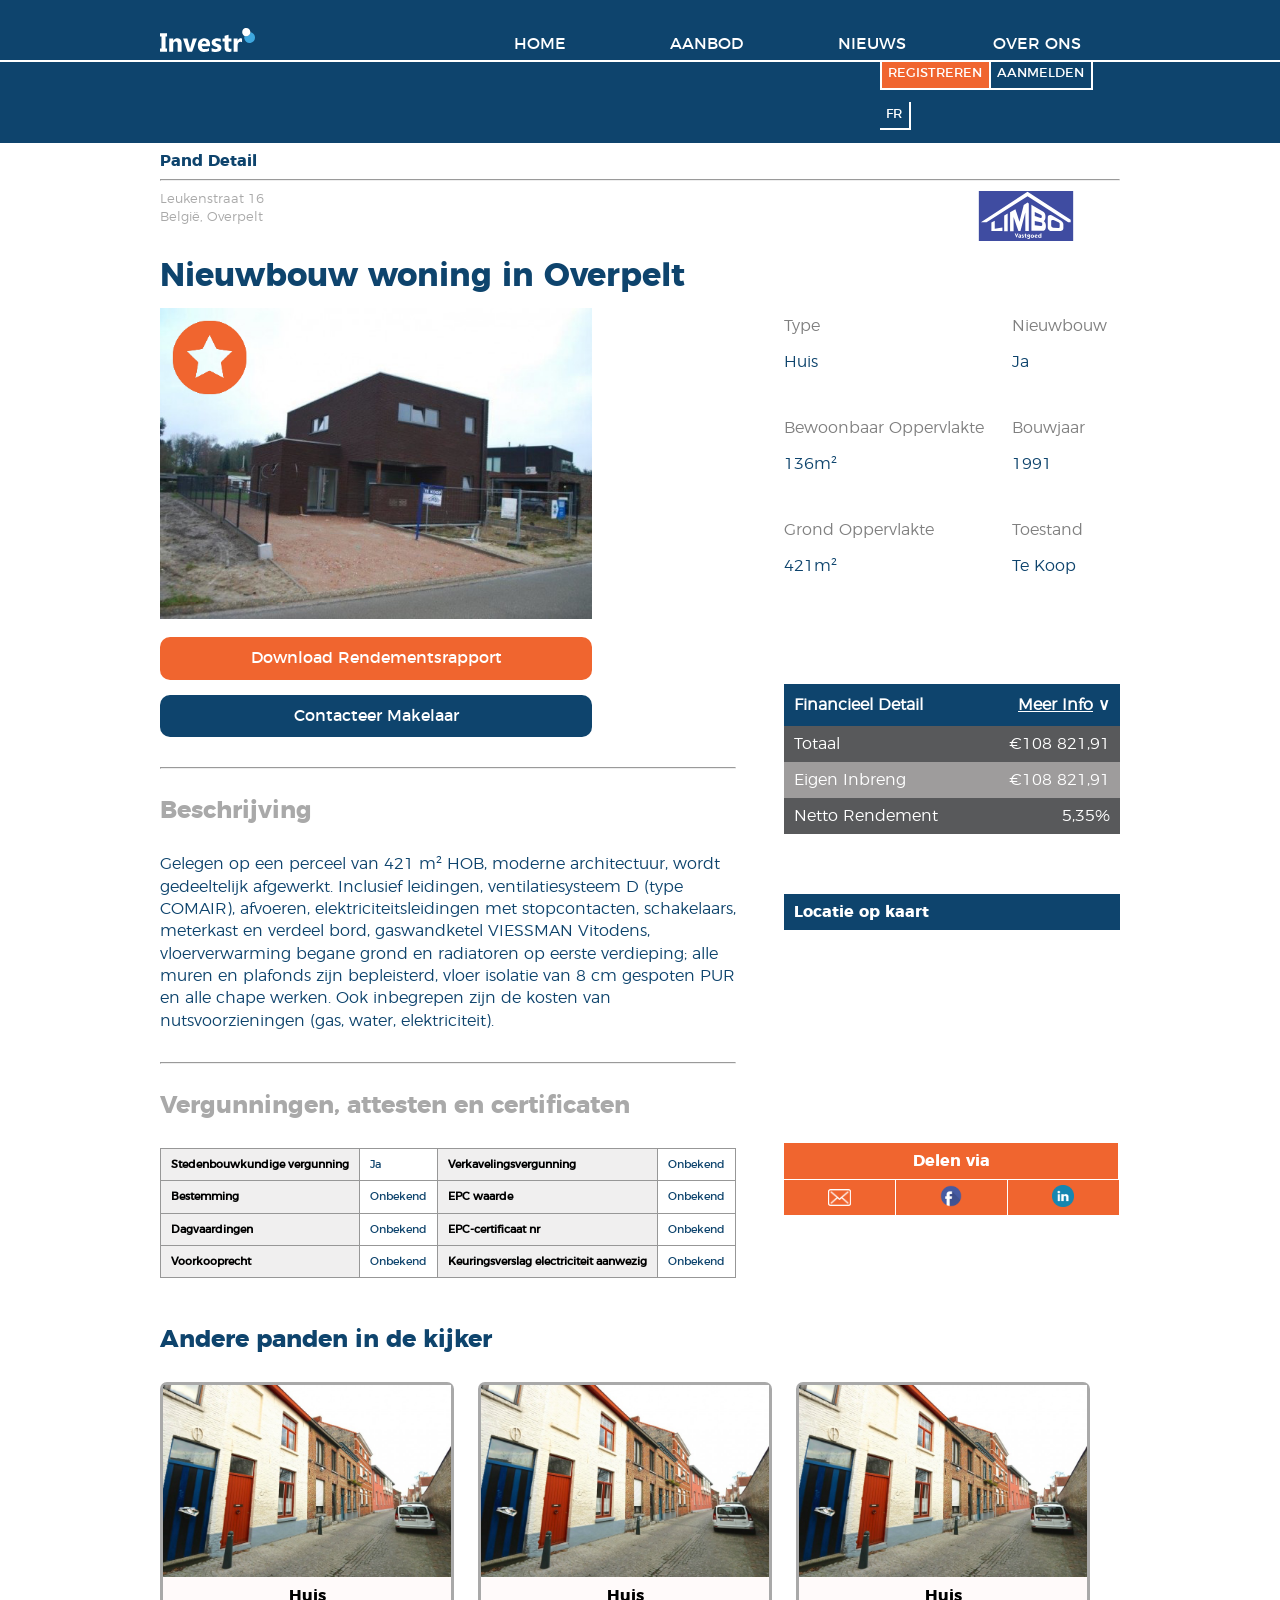
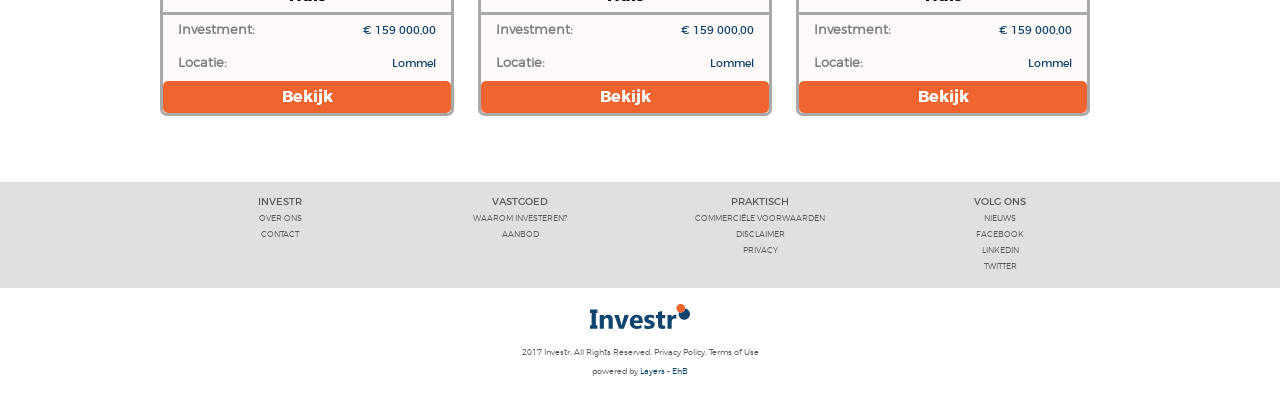
<file: pages/detailpand.html>
<!DOCTYPE html>
<html lang="nl">

<head>
  <meta charset="UTF-8">
  <title>Pand Detail - Investr</title>
  <link rel="stylesheet" type="text/css" href="../css/reset.css" />
  <link rel="stylesheet" type="text/css" href="../css/style.css">
  <link rel="stylesheet" type="text/css" href="../css/panddetail.css">
  <link rel="stylesheet" type="text/css" href="../css/mediaqueries.css">
  <meta name="viewport" content="width=device-width, initial-scale=1, minimum-scale=1">
  <script src="https://ajax.googleapis.com/ajax/libs/jquery/2.1.4/jquery.min.js"></script>
  <script src="../script/script.js"></script>
</head>

<body class="clearfixd">

  <header>
    <div class="container">
      <a class="logo" href="../index.html" title="Investr">investr</a>
      <a class="menu-knop" href="#"><span class="hamburger-lines">&#9776;</span> menu</a>
      <nav class="menu">
        <ul>
          <li><a href="../index.html">home</a></li>
          <li><a href="aanbod_2.html">aanbod</a></li>
          <li><a href="nieuws.html">nieuws</a></li>
          <li><a href="over_ons.html">over ons</a></li>
        </ul>
        <ul class="login_mobile">
          <li><a href="registreren.html">registreren</a></li>
          <li><a href=login.html>login</a></li>
        </ul>
      </nav>
      <br class="clearfix" />
      <ul id="register">
        <li><a href="registreren.html">registreren</a></li>
        <li><a href="login.html">aanmelden</a></li>
        <li><a href="#">Fr</a></li>
      </ul>
    </div>
    <div class="menu-line"></div>
    <br class="clearfix" />
  </header>
  <main class="detailpand">
    <h3>Pand Detail</h3>
    <hr>
    <p class="adres">Leukenstraat 16
      <br> België, Overpelt</p> <img class="limbo" src="../images/panddetail/limbo.svg" alt="Limbo Vastgoed logo">
    <h1>Nieuwbouw woning in Overpelt</h1>

    <div class="panduitleg">
      <img src="../images/panddetail/fotopand.png">
      <a href="#">
        <p class="dbutton">Download Rendementsrapport</p>
      </a>
      <a href="#">
        <p class="cbutton">Contacteer Makelaar</p>
      </a>
      <hr>
      <article>
        <h2>Beschrijving</h2>
        <p>Gelegen op een perceel van 421 m² HOB, moderne architectuur, wordt gedeeltelijk afgewerkt. Inclusief leidingen, ventilatiesysteem D (type COMAIR), afvoeren, elektriciteitsleidingen met stopcontacten, schakelaars, meterkast en verdeel bord, gaswandketel VIESSMAN Vitodens, vloerverwarming begane grond en radiatoren op eerste verdieping; alle muren en plafonds zijn bepleisterd, vloer isolatie van 8 cm gespoten PUR en alle chape werken. Ook inbegrepen zijn de kosten van nutsvoorzieningen (gas, water, elektriciteit).</p>
      </article>
      <hr>
      <h2>Vergunningen, attesten en certificaten</h2>
      <table class="vergunningen">
        <tr>
          <th>Stedenbouwkundige vergunning</th>
          <td>Ja</td>
          <th>Verkavelingsvergunning</th>
          <td>Onbekend</td>
        </tr>
        <tr>
          <th>Bestemming</th>
          <td>Onbekend</td>
          <th>EPC waarde</th>
          <td>Onbekend</td>
        </tr>
        <tr>
          <th>Dagvaardingen</th>
          <td>Onbekend</td>
          <th>EPC-certificaat nr</th>
          <td>Onbekend</td>
        </tr>
        <tr>
          <th>Voorkooprecht</th>
          <td>Onbekend</td>
          <th>Keuringsverslag electriciteit aanwezig</th>
          <td>Onbekend</td>
        </tr>
      </table>
    </div>

    <div class="pandtables">
      <table>
        <tr>
          <th>Type</th>
          <th>Nieuwbouw</th>
        </tr>
        <tr>
          <td>Huis</td>
          <td>Ja</td>
        </tr>
        <tr>
          <th>Bewoonbaar Oppervlakte</th>
          <th>Bouwjaar</th>
        </tr>
        <tr>
          <td>136m²</td>
          <td>1991</td>
        </tr>
        <tr>
          <th>Grond Oppervlakte</th>
          <th>Toestand</th>
        </tr>
        <tr>
          <td>421m²</td>
          <td>Te Koop</td>
        </tr>
      </table>

      <table class="financieeldetail">
        <tr class="financieeldetail1">
          <th>Financieel Detail</th>
          <td class="financieeldetailinfo">
            <p>Meer Info</p> <span>&or;</span></td>
        </tr>
        <tr class="financieeldetail2">
          <th>Totaal</th>
          <td>€108 821,91</td>
        </tr>
        <tr class="financieeldetail3">
          <th>Eigen Inbreng</th>
          <td>€108 821,91</td>
        </tr>
        <tr class="financieeldetail4">
          <th>Netto Rendement</th>
          <td>5,35%</td>
        </tr>
      </table>

      <h3>Locatie op kaart</h3>
      <iframe src="https://www.google.com/maps/embed?pb=!1m18!1m12!1m3!1d2498.3953354816267!2d5.401069815687415!3d51.23021367959056!2m3!1f0!2f0!3f0!3m2!1i1024!2i768!4f13.1!3m3!1m2!1s0x47c6d4ae2ab5c825%3A0x7e035f0d4418002b!2sLeukenstraat+16%2C+3900+Overpelt!5e0!3m2!1snl!2sbe!4v1484132790966" frameborder="0" style="border:0"></iframe>

      <h3 class="delenvia">Delen via</h3>

      <ul>
        <a href='mailto:#'>
          <li><img class="email" src="../images/panddetail/envelopewit.png" alt="Mail"></li>
        </a>
        <a href='https://www.facebook.com/investr.be/?fref=ts'>
          <li class="fb"><img src="../images/panddetail/facebook_47004.png" alt="Facebook Social Media"></li>
        </a>
        <a href='https://www.linkedin.com/uas/login'>
          <li><img src="../images/panddetail/Linkedin_circle.svg_.png" alt="LinkedIn Social Media"></li>
        </a>
      </ul>
    </div>

    <div class="clearfix">
      <h2><font color="#0E446D">Andere panden in de kijker</font></h2>
      <div class="brugshuizen">
        <a href="detailpand.html">
          <div class="brugshuisje">
            <img src="../images/Aanbod/typisch_brugs_huisje.jpeg" alt="Typisch Brugs Huisje">
            <p>Huis</p>
            <table>
              <tr>
                <th>Investment:</th>
                <td>€ 159 000,00</td>
              </tr>
              <tr>
                <th>Locatie:</th>
                <td>Lommel</td>
              </tr>
            </table>
            <p class="bekijkd">Bekijk</p>
          </div>
        </a>
        <a href="detailpand.html">
          <div class="brugshuisje">
            <img src="../images/Aanbod/typisch_brugs_huisje.jpeg" alt="Typisch Brugs Huisje">
            <p>Huis</p>
            <table>
              <tr>
                <th>Investment:</th>
                <td>€ 159 000,00</td>
              </tr>
              <tr>
                <th>Locatie:</th>
                <td>Lommel</td>
              </tr>
            </table>
            <p class="bekijkd">Bekijk</p>
          </div>
        </a>

        <a href="detailpand.html">
          <div class="brugshuisje">
            <img src="../images/Aanbod/typisch_brugs_huisje.jpeg" alt="Typisch Brugs Huisje">
            <p>Huis</p>
            <table>
              <tr>
                <th>Investment:</th>
                <td>€ 159 000,00</td>
              </tr>
              <tr>
                <th>Locatie:</th>
                <td>Lommel</td>
              </tr>
            </table>
            <p class="bekijkd">Bekijk</p>
          </div>
        </a>
      </div>
    </div>

    <br class="clearfix" />
  </main>
  <footer>
    <div class="container">
      <div class="fMenu">
        <h4>investr</h4>
        <ul>
          <li><a href="over_ons.html">over ons</a></li>
          <li><a href="#">contact</a></li>
        </ul>
      </div>
      <div class="fMenu">
        <h4>vastgoed</h4>
        <ul>
          <li><a href="#">waarom investeren?</a></li>
          <li><a href="aanbod_2.html">aanbod</a></li>
        </ul>
      </div>
      <div class="fMenu">
        <h4>praktisch</h4>
        <ul>
          <li><a href="#">commerciële voorwaarden</a></li>
          <li><a href="#">disclaimer</a></li>
          <li><a href="#">privacy</a></li>
        </ul>
      </div>
      <div class="fMenu">
        <h4>volg ons</h4>
        <ul>
          <li><a href="nieuws.html" target="_blank">nieuws</a></li>
          <li><a href="https://www.facebook.com/investr.be/" target="_blank">facebook</a></li>
          <li><a href="https://www.linkedin.com/company/investr" target="_blank">linkedin</a></li>
          <li><a href="https://twitter.com/Investr_be" target="_blank">twitter</a></li>
        </ul>
      </div>
      <br class="clearfix" />

    </div>
    <div class="powered">
      <img src="../images/Investr_logo_footer.svg" alt="logo Investr" />
      <p>2017 Investr. All Rights Reserved. Privacy Policy. Terms of Use</p>
      <p>powered by <a href="http://www.erasmushogeschool.be/opleidingen/bachelors/multimedia-communicatietechnologie-multec" target="_blank">Layers - EhB</a></p>
    </div>
  </footer>
</body>
</file>
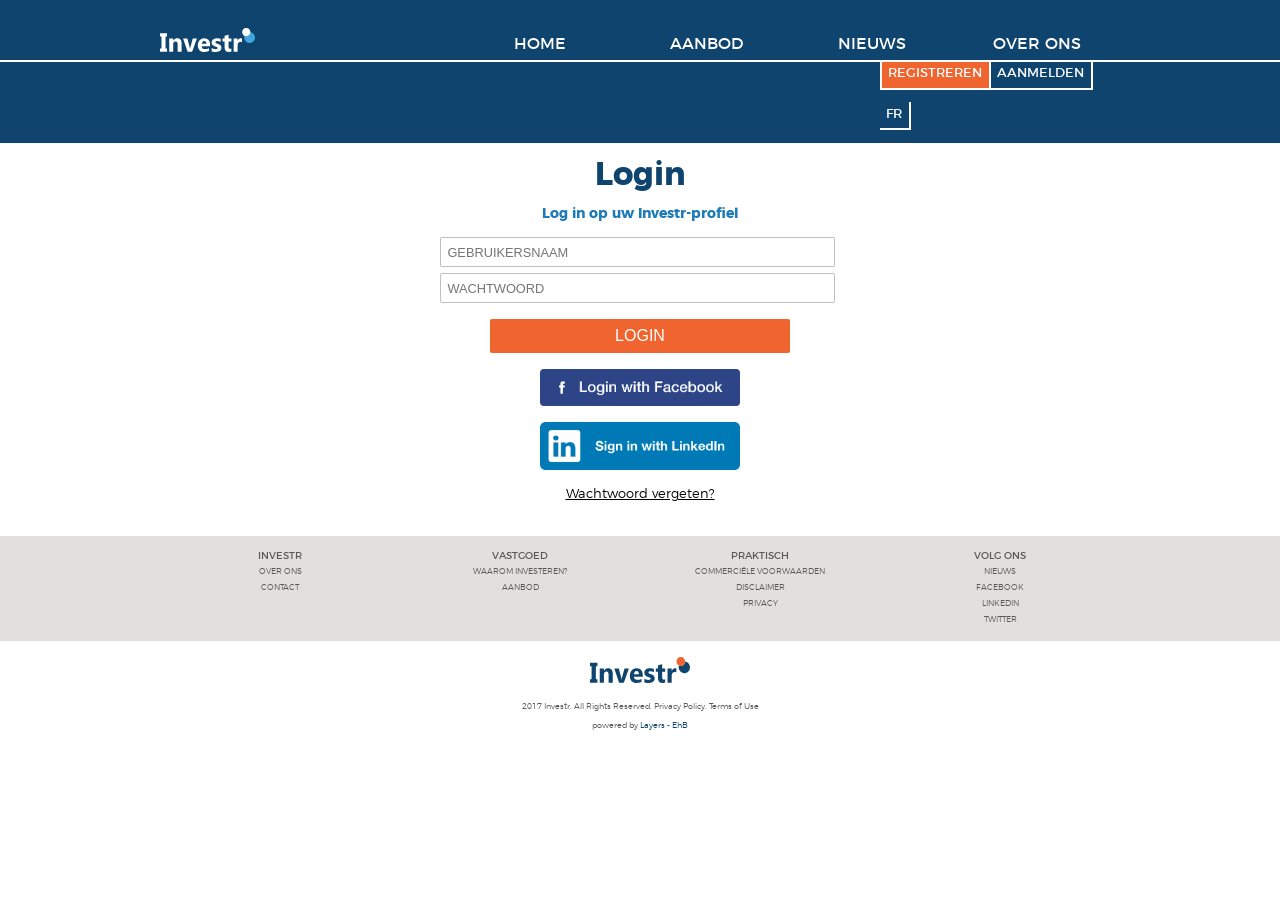
<file: pages/login.html>
<!DOCTYPE html>
<html lang="nl">

<head>
  <meta charset="UTF-8">
  <title>Login - Investr</title>
  <link rel="icon" type="image/png" href="../images/Investr_logo_header.png">
  <link rel="stylesheet" type="text/css" href="../css/reset.css" />
  <link rel="stylesheet" type="text/css" href="../css/style.css" />
  <link rel="stylesheet" type="text/css" href="../css/mediaqueries.css" />
  <meta name="viewport" content="width=device-width, initial-scale=1,  minimum-scale=1">
  <script src="https://ajax.googleapis.com/ajax/libs/jquery/2.1.4/jquery.min.js"></script>
  <script src="../script/script.js"></script>
</head>

<body>
  <header>
    <div class="container"> <a class="logo" href="../index.html" title="Investr">investr</a> <a class="menu-knop" href="#"><span class="hamburger-lines">&#9776;</span> menu</a>
      <nav class="menu">
        <ul>
          <li><a href="../index.html">home</a></li>
          <li><a href="aanbod_2.html">aanbod</a></li>
          <li><a href="nieuws.html">nieuws</a></li>
          <li><a href="over_ons.html">over ons</a></li>
        </ul>
        <ul class="login_mobile">
          <li><a href="registreren.html">registreren</a></li>
          <li><a href=login.html>login</a></li>
        </ul>
      </nav>
      <br class="clearfix" />
      <ul id="register">
        <li><a href="registreren.html">registreren</a></li>
        <li><a href="login.html">aanmelden</a></li>
        <li><a href="#">fr</a></li>
      </ul>
    </div>
    <div class="menu-line"></div>
    <br class="clearfix" /> </header>
  <main id="login" class="container">
    <h1>Login</h1>
    <h2>Log in op uw Investr-profiel</h2>
    <form id="login2" action="#">
      <input type="text" name="userName" placeholder="GEBRUIKERSNAAM">
      <input type="text" name="firstName" placeholder="WACHTWOORD">
      <input type="submit" value="LOGIN">
      <a href="#"><img src="../images/Registreer/loginfacebook.png" alt="registreer met facebook"></a>
      <a href="#"><img src="../images/Registreer/linkedinButton.png" alt="registreer met linkedin"></a>
      <p><a href="#">Wachtwoord vergeten?</a></p>
    </form>
    <br class="clearfix" /> </main>
  <footer>
    <div class="container">
      <div class="fMenu">
        <h4>investr</h4>
        <ul>
          <li><a href="over_ons.html">over ons</a></li>
          <li><a href="#">contact</a></li>
        </ul>
      </div>
      <div class="fMenu">
        <h4>vastgoed</h4>
        <ul>
          <li><a href="#">waarom investeren?</a></li>
          <li><a href="aanbod_2.html">aanbod</a></li>
        </ul>
      </div>
      <div class="fMenu">
        <h4>praktisch</h4>
        <ul>
          <li><a href="#">commerciële voorwaarden</a></li>
          <li><a href="#">disclaimer</a></li>
          <li><a href="#">privacy</a></li>
        </ul>
      </div>
      <div class="fMenu">
        <h4>volg ons</h4>
        <ul>
          <li><a href="nieuws.html" target="_blank">nieuws</a></li>
          <li><a href="https://www.facebook.com/investr.be/" target="_blank">facebook</a></li>
          <li><a href="https://www.linkedin.com/company/investr" target="_blank">linkedin</a></li>
          <li><a href="https://twitter.com/Investr_be" target="_blank">twitter</a></li>
        </ul>
      </div>
      <br class="clearfix" />

    </div>
    <div class="powered">
      <img src="../images/Investr_logo_footer.svg" alt="logo Investr" />
      <p>2017 Investr. All Rights Reserved. Privacy Policy. Terms of Use</p>
      <p>powered by <a href="http://www.erasmushogeschool.be/opleidingen/bachelors/multimedia-communicatietechnologie-multec" target="_blank">Layers - EhB</a></p>
    </div>
  </footer>
</body>

</html>
</file>
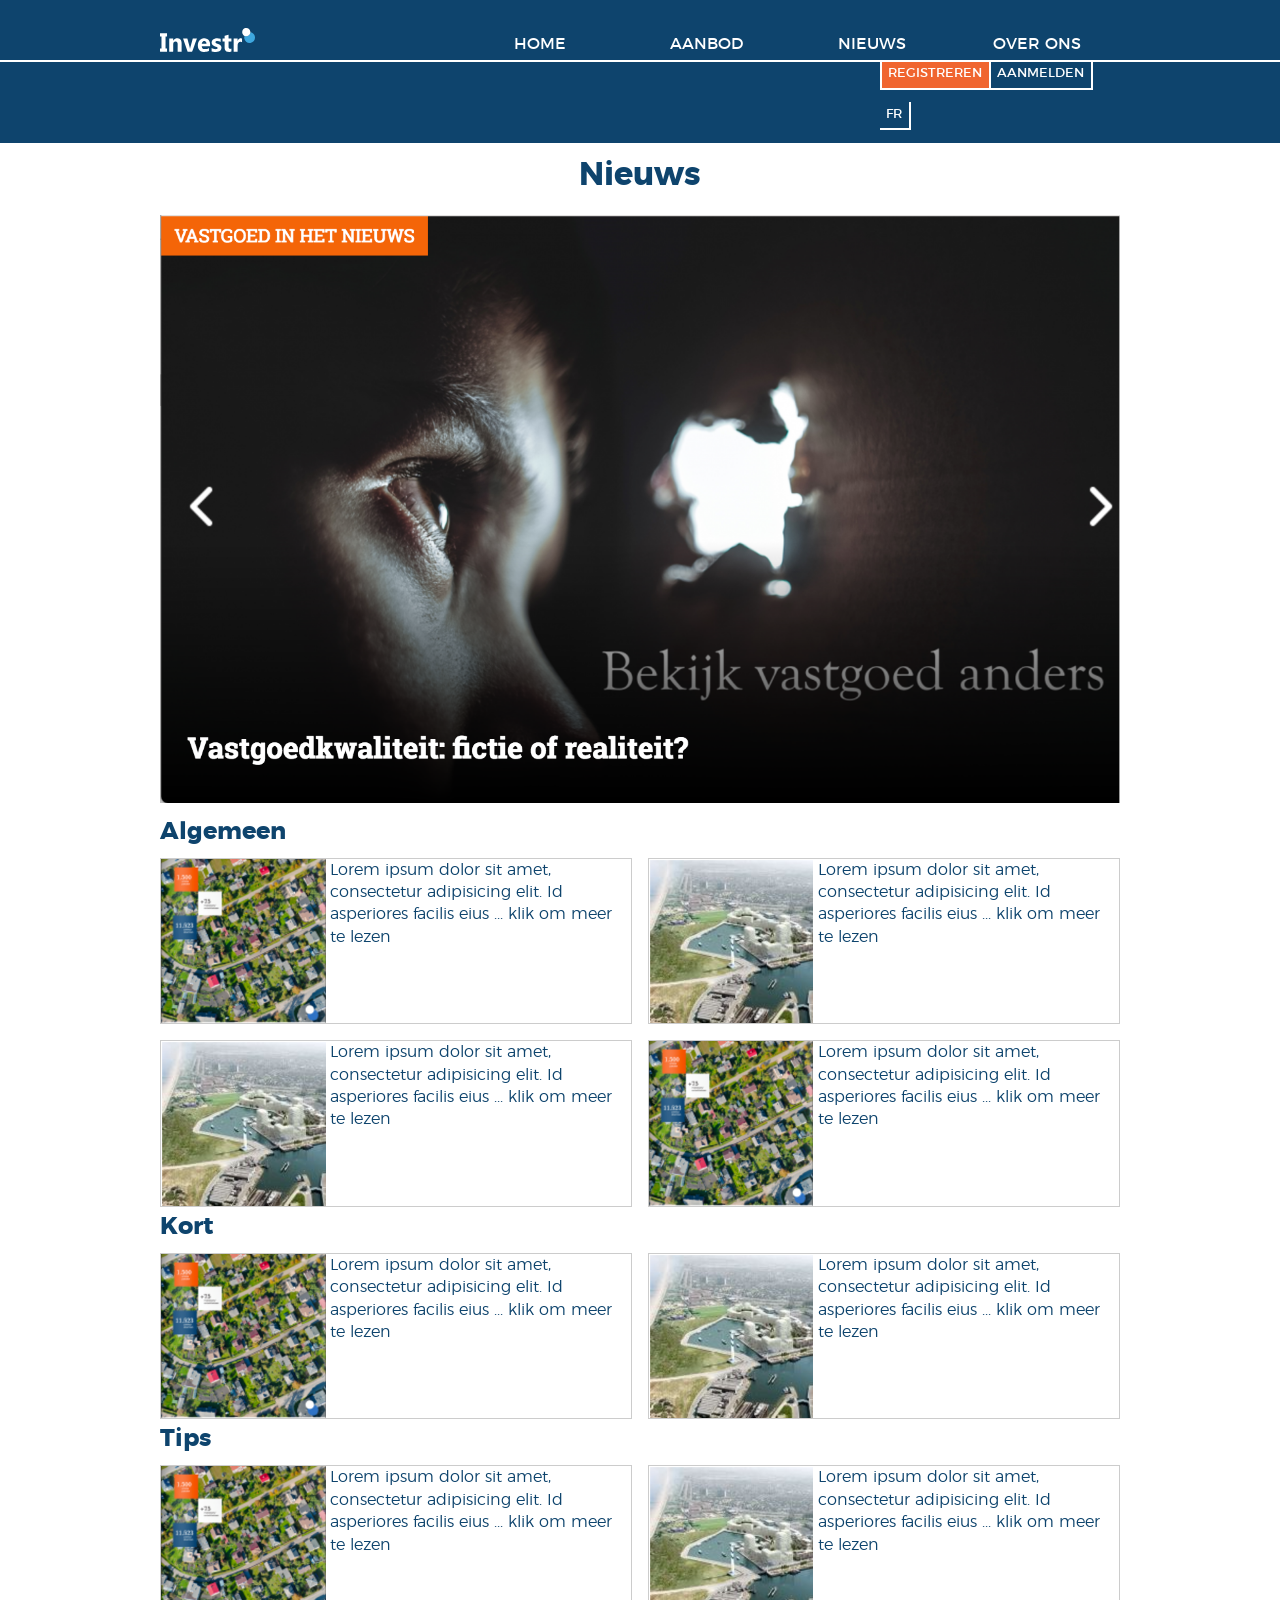
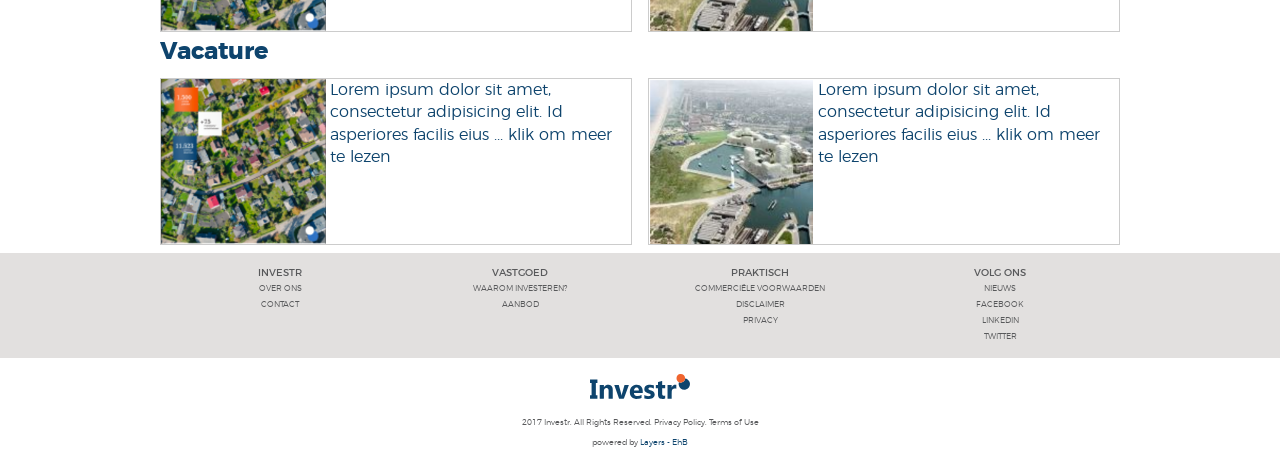
<file: pages/nieuws.html>
<!DOCTYPE html>
<html lang="nl">

<head>
  <meta charset="UTF-8">
  <title>Nieuws - Investr</title>
  <link rel="icon" type="image/png" href="../images/Investr_logo_header.png">
  <link rel="stylesheet" type="text/css" href="../css/reset.css" />
  <link rel="stylesheet" type="text/css" href="../css/style.css" />
  <link rel="stylesheet" type="text/css" href="../css/mediaqueries.css" />
  <meta name="viewport" content="width=device-width, initial-scale=1,  minimum-scale=1">
  <script src="https://ajax.googleapis.com/ajax/libs/jquery/2.1.4/jquery.min.js"></script>
  <script src="../script/script.js"></script>
</head>

<body>
  <header>
    <div class="container"> <a class="logo" href="../index.html" title="Investr">investr</a> <a class="menu-knop" href="#"><span class="hamburger-lines">&#9776;</span> menu</a>
      <nav class="menu">
        <ul>
          <li><a href="../index.html">home</a></li>
          <li><a href="aanbod_2.html">aanbod</a></li>
          <li><a href="nieuws.html">nieuws</a></li>
          <li><a href="over_ons.html">over ons</a></li>
        </ul>
        <ul class="login_mobile">
          <li><a href="registreren.html">registreren</a></li>
          <li><a href=login.html>login</a></li>
        </ul>
      </nav>
      <br class="clearfix" />
      <ul id="register">
        <li><a href="registreren.html">registreren</a></li>
        <li><a href="login.html">aanmelden</a></li>
        <li><a href="#">FR</a></li>
      </ul>
    </div>
    <div class="menu-line"></div>
    <br class="clearfix" /> </header>
  <main id="nieuws" class="container">
    <h1>Nieuws</h1>
    <a href="#"><img src="../images/nieuws/nieuws_fotoviewer.png" alt="foto_slide"></a>
    <h2>Algemeen</h2>
    <ul>
      <li class="nieuwsartikel">
        <a href="#"><img src="../images/nieuws/nieuws1.png" alt="nieuwsartikel1">
          <p>Lorem ipsum dolor sit amet, consectetur adipisicing elit. Id asperiores facilis eius ... klik om meer te lezen</p>
        </a>
        <br class="clearfix">
      </li>
      <li class="nieuwsartikel">
        <a href="#"><img src="../images/nieuws/nieuws2.png" alt="nieuwsartikel1">
          <p>Lorem ipsum dolor sit amet, consectetur adipisicing elit. Id asperiores facilis eius ... klik om meer te lezen</p>
        </a>
        <br class="clearfix">
      </li>
      <li class="nieuwsartikel">
        <a href="#"><img src="../images/nieuws/nieuws2.png" alt="nieuwsartikel1">
          <p>Lorem ipsum dolor sit amet, consectetur adipisicing elit. Id asperiores facilis eius ... klik om meer te lezen</p>
        </a>
        <br class="clearfix">
      </li>
      <li class="nieuwsartikel">
        <a href="#"><img src="../images/nieuws/nieuws1.png" alt="nieuwsartikel1">
          <p>Lorem ipsum dolor sit amet, consectetur adipisicing elit. Id asperiores facilis eius ... klik om meer te lezen</p>
        </a>
        <br class="clearfix">
      </li>
    </ul>

    <h2>kort</h2>
    <ul>
      <li class="nieuwsartikel">
        <a href="#"><img src="../images/nieuws/nieuws1.png" alt="nieuwsartikel1">
          <p>Lorem ipsum dolor sit amet, consectetur adipisicing elit. Id asperiores facilis eius ... klik om meer te lezen</p>
        </a>
        <br class="clearfix">
      </li>
      <li class="nieuwsartikel">
        <a href="#"><img src="../images/nieuws/nieuws2.png" alt="nieuwsartikel1">
          <p>Lorem ipsum dolor sit amet, consectetur adipisicing elit. Id asperiores facilis eius ... klik om meer te lezen</p>
        </a>
        <br class="clearfix">
      </li>
    </ul>
    <h2>Tips</h2>
    <ul>
      <li class="nieuwsartikel">
        <a href="#"><img src="../images/nieuws/nieuws1.png" alt="nieuwsartikel1">
          <p>Lorem ipsum dolor sit amet, consectetur adipisicing elit. Id asperiores facilis eius ... klik om meer te lezen</p>
        </a>
        <br class="clearfix">
      </li>
      <li class="nieuwsartikel">
        <a href="#"><img src="../images/nieuws/nieuws2.png" alt="nieuwsartikel1">
          <p>Lorem ipsum dolor sit amet, consectetur adipisicing elit. Id asperiores facilis eius ... klik om meer te lezen</p>
        </a>
        <br class="clearfix">
      </li>
    </ul>
    <h2>vacature</h2>
    <ul>
      <li class="nieuwsartikel">
        <a href="#"><img src="../images/nieuws/nieuws1.png" alt="nieuwsartikel1">
          <p>Lorem ipsum dolor sit amet, consectetur adipisicing elit. Id asperiores facilis eius ... klik om meer te lezen</p>
        </a>
        <br class="clearfix">
      </li>
      <li class="nieuwsartikel">
        <a href="#"><img src="../images/nieuws/nieuws2.png" alt="nieuwsartikel1">
          <p>Lorem ipsum dolor sit amet, consectetur adipisicing elit. Id asperiores facilis eius ... klik om meer te lezen</p>
        </a>
        <br class="clearfix">
      </li>
    </ul>
    <br class="clearfix">
  </main>
  <footer>
    <div class="container">
      <div class="fMenu">
        <h4>investr</h4>
        <ul>
          <li><a href="over_ons.html">over ons</a></li>
          <li><a href="#">contact</a></li>
        </ul>
      </div>
      <div class="fMenu">
        <h4>vastgoed</h4>
        <ul>
          <li><a href="#">waarom investeren?</a></li>
          <li><a href="aanbod_2.html">aanbod</a></li>
        </ul>
      </div>
      <div class="fMenu">
        <h4>praktisch</h4>
        <ul>
          <li><a href="#">commerciële voorwaarden</a></li>
          <li><a href="#">disclaimer</a></li>
          <li><a href="#">privacy</a></li>
        </ul>
      </div>
      <div class="fMenu">
        <h4>volg ons</h4>
        <ul>
          <li><a href="nieuws.html" target="_blank">nieuws</a></li>
          <li><a href="https://www.facebook.com/investr.be/" target="_blank">facebook</a></li>
          <li><a href="https://www.linkedin.com/company/investr" target="_blank">linkedin</a></li>
          <li><a href="https://twitter.com/Investr_be" target="_blank">twitter</a></li>
        </ul>
      </div>
      <br class="clearfix" />
    </div>
    <div class="powered">
      <img src="../images/Investr_logo_footer.svg" alt="logo Investr" />
      <p>2017 Investr. All Rights Reserved. Privacy Policy. Terms of Use</p>
      <p>powered by <a href="http://www.erasmushogeschool.be/opleidingen/bachelors/multimedia-communicatietechnologie-multec" target="_blank">Layers - EhB</a></p>
    </div>
  </footer>
</body>

</html>
</file>
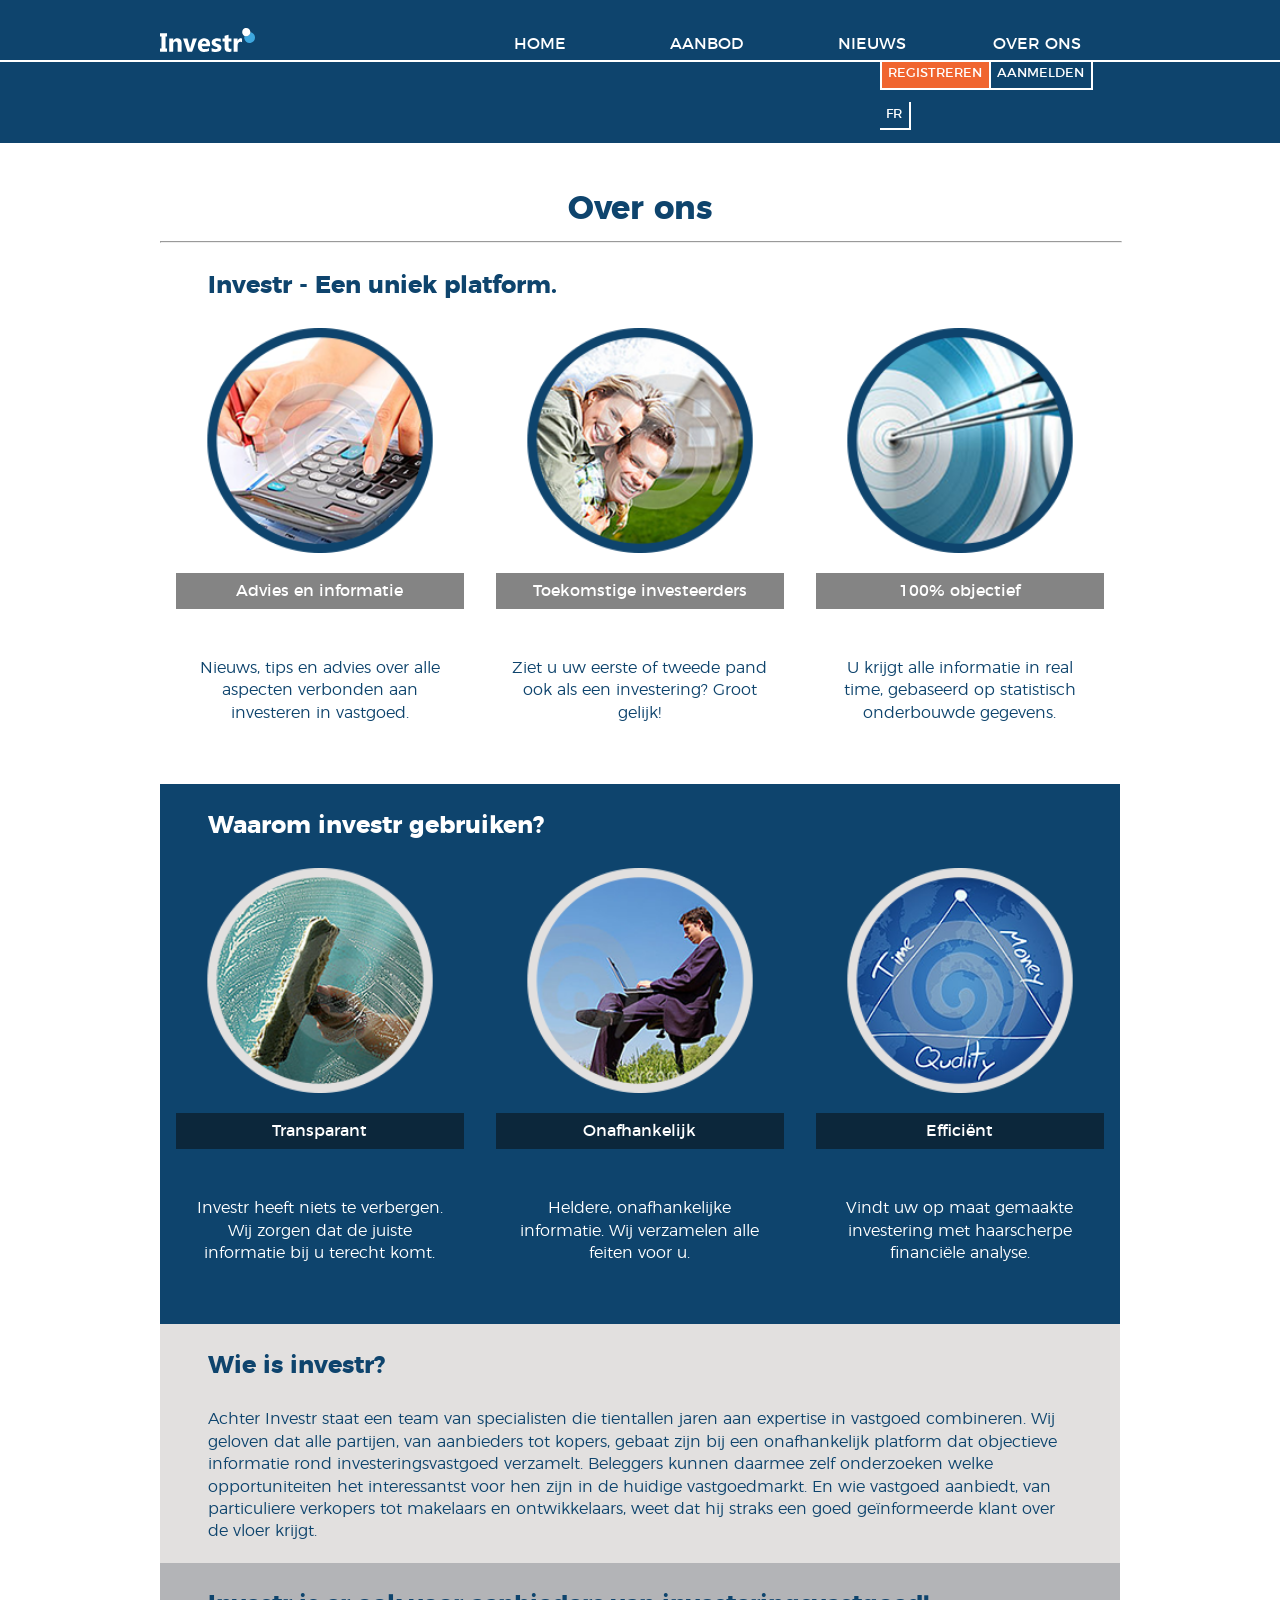
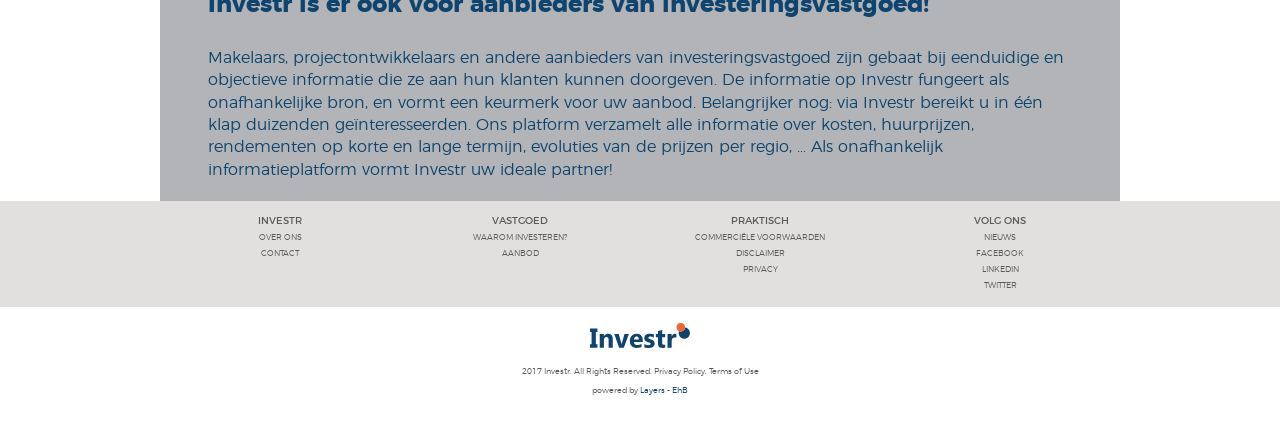
<file: pages/over_ons.html>
<!DOCTYPE html>
<html lang="en">

<head>
  <meta charset="UTF-8">
  <title>Over ons - Investr</title>
  <link rel="icon" type="image/png" href="../images/Investr_logo_header.png">
  <link rel="stylesheet" type="text/css" href="../css/reset.css" />
  <link rel="stylesheet" type="text/css" href="../css/style.css" />
  <link rel="stylesheet" type="text/css" href="../css/mediaqueries.css" />
  <link rel="stylesheet" type="text/css" href="../css/over_ons.css" />
  <script src="https://ajax.googleapis.com/ajax/libs/jquery/2.1.4/jquery.min.js"></script>
  <script src="../script/script.js"></script>
  <meta name="viewport" content="width=device-width, initial-scale=1, minimum-scale=1"> </head>

<body>
  <header>
    <div class="container"> <a class="logo" href="../index.html" title="Investr">investr</a> <a class="menu-knop" href="#"><span class="hamburger-lines">&#9776;</span> menu</a>
      <nav class="menu">
        <ul>
          <li><a href="../index.html">home</a></li>
          <li><a href="aanbod_2.html">aanbod</a></li>
          <li><a href="nieuws.html">nieuws</a></li>
          <li><a href="over_ons.html">over ons</a></li>
        </ul>
        <ul class="login_mobile">
          <li><a href="registreren.html">registreren</a></li>
          <li><a href=login.html>login</a></li>
        </ul>
      </nav>
      <br class="clearfix" />
      <ul id="register">
        <li><a href="registreren.html">registreren</a></li>
        <li><a href="login.html">aanmelden</a></li>
        <li><a href="#">fr</a></li>
      </ul>
    </div>
    <div class="menu-line"></div>
    <br class="clearfix" /> </header>
  <main class="overons">
    <h1>Over ons</h1>
    <hr>
    <section class="photo-container-s">
      <h2>Investr - Een uniek platform.</h2>
      <div class="clearfix">
        <figure> <img src="../images/Over_ons/reken_o.png" alt="rekenmachine">
          <figcaption>Advies en informatie</figcaption>
        </figure>
        <p>Nieuws, tips en advies over alle aspecten verbonden aan investeren in vastgoed.</p>
      </div>
      <div class="clearfix">
        <figure> <img src="../images/Over_ons/investers_o.png" alt="gelukkig koppel">
          <figcaption>Toekomstige investeerders</figcaption>
        </figure>
        <p>Ziet u uw eerste of tweede pand ook als een investering? Groot gelijk!</p>
      </div>
      <div class="clearfix">
        <figure> <img src="../images/Over_ons/arrow_o.png" alt="pijl in de roos">
          <figcaption>100% objectief</figcaption>
        </figure>
        <p>U krijgt alle informatie in real time, gebaseerd op statistisch onderbouwde gegevens.</p>
      </div>
    </section>
    <section class="photo-container-s">
      <h2 style="color : white">Waarom investr gebruiken?</h2>
      <div class="clearfix">
        <figure> <img src="../images/Over_ons/window_o.png" alt="raam dat gewassen wordt">
          <figcaption>Transparant</figcaption>
        </figure>
        <p>Investr heeft niets te verbergen. Wij zorgen dat de juiste informatie bij u terecht komt.</p>
      </div>
      <div class="clearfix">
        <figure> <img src="../images/Over_ons/independent_o.png" alt="iemand met coputer in een veld">
          <figcaption>Onafhankelijk</figcaption>
        </figure>
        <p>Heldere, onafhankelijke informatie. Wij verzamelen alle feiten voor u.</p>
      </div>
      <div class="clearfix">
        <figure> <img src="../images/Over_ons/mqt_o.png" alt="geodriehoek">
          <figcaption>Efficiënt</figcaption>
        </figure>
        <p>Vindt uw op maat gemaakte investering met haarscherpe financiële analyse.</p>
      </div>
    </section>
    <section class="text-container-s">
      <h2>Wie is investr?</h2>
      <div>
        <p> Achter Investr staat een team van specialisten die tientallen jaren aan expertise in vastgoed combineren. Wij geloven dat alle partijen, van aanbieders tot kopers, gebaat zijn bij een onafhankelijk platform dat objectieve informatie rond investeringsvastgoed verzamelt. Beleggers kunnen daarmee zelf onderzoeken welke opportuniteiten het interessantst voor hen zijn in de huidige vastgoedmarkt. En wie vastgoed aanbiedt, van particuliere verkopers tot makelaars en ontwikkelaars, weet dat hij straks een goed geïnformeerde klant over de vloer krijgt. </p>
      </div>
    </section>
    <section class="text-container-s">
      <h2>Investr is er ook voor aanbieders van investeringsvastgoed!</h2>
      <div>
        <p> Makelaars, projectontwikkelaars en andere aanbieders van investeringsvastgoed zijn gebaat bij eenduidige en objectieve informatie die ze aan hun klanten kunnen doorgeven. De informatie op Investr fungeert als onafhankelijke bron, en vormt een keurmerk voor uw aanbod. Belangrijker nog: via Investr bereikt u in één klap duizenden geïnteresseerden. Ons platform verzamelt alle informatie over kosten, huurprijzen, rendementen op korte en lange termijn, evoluties van de prijzen per regio, … Als onafhankelijk informatieplatform vormt Investr uw ideale partner! </p>
      </div>
    </section>
  </main>
  <footer>
    <div class="container">
      <div class="fMenu">
        <h4>investr</h4>
        <ul>
          <li><a href="over_ons.html">over ons</a></li>
          <li><a href="#">contact</a></li>
        </ul>
      </div>
      <div class="fMenu">
        <h4>vastgoed</h4>
        <ul>
          <li><a href="#">waarom investeren?</a></li>
          <li><a href="aanbod_2.html">aanbod</a></li>
        </ul>
      </div>
      <div class="fMenu">
        <h4>praktisch</h4>
        <ul>
          <li><a href="#">commerciële voorwaarden</a></li>
          <li><a href="#">disclaimer</a></li>
          <li><a href="#">privacy</a></li>
        </ul>
      </div>
      <div class="fMenu">
        <h4>volg ons</h4>
        <ul>
          <li><a href="nieuws.html" target="_blank">nieuws</a></li>
          <li><a href="https://www.facebook.com/investr.be/" target="_blank">facebook</a></li>
          <li><a href="https://www.linkedin.com/company/investr" target="_blank">linkedin</a></li>
          <li><a href="https://twitter.com/Investr_be" target="_blank">twitter</a></li>
        </ul>
      </div>
      <br class="clearfix" />

    </div>
    <div class="powered">
      <img src="../images/Investr_logo_footer.svg" alt="logo Investr" />
      <p>2017 Investr. All Rights Reserved. Privacy Policy. Terms of Use</p>
      <p>powered by <a href="http://www.erasmushogeschool.be/opleidingen/bachelors/multimedia-communicatietechnologie-multec" target="_blank">Layers - EhB</a></p>
    </div>
  </footer>
</body>

</html>
</file>
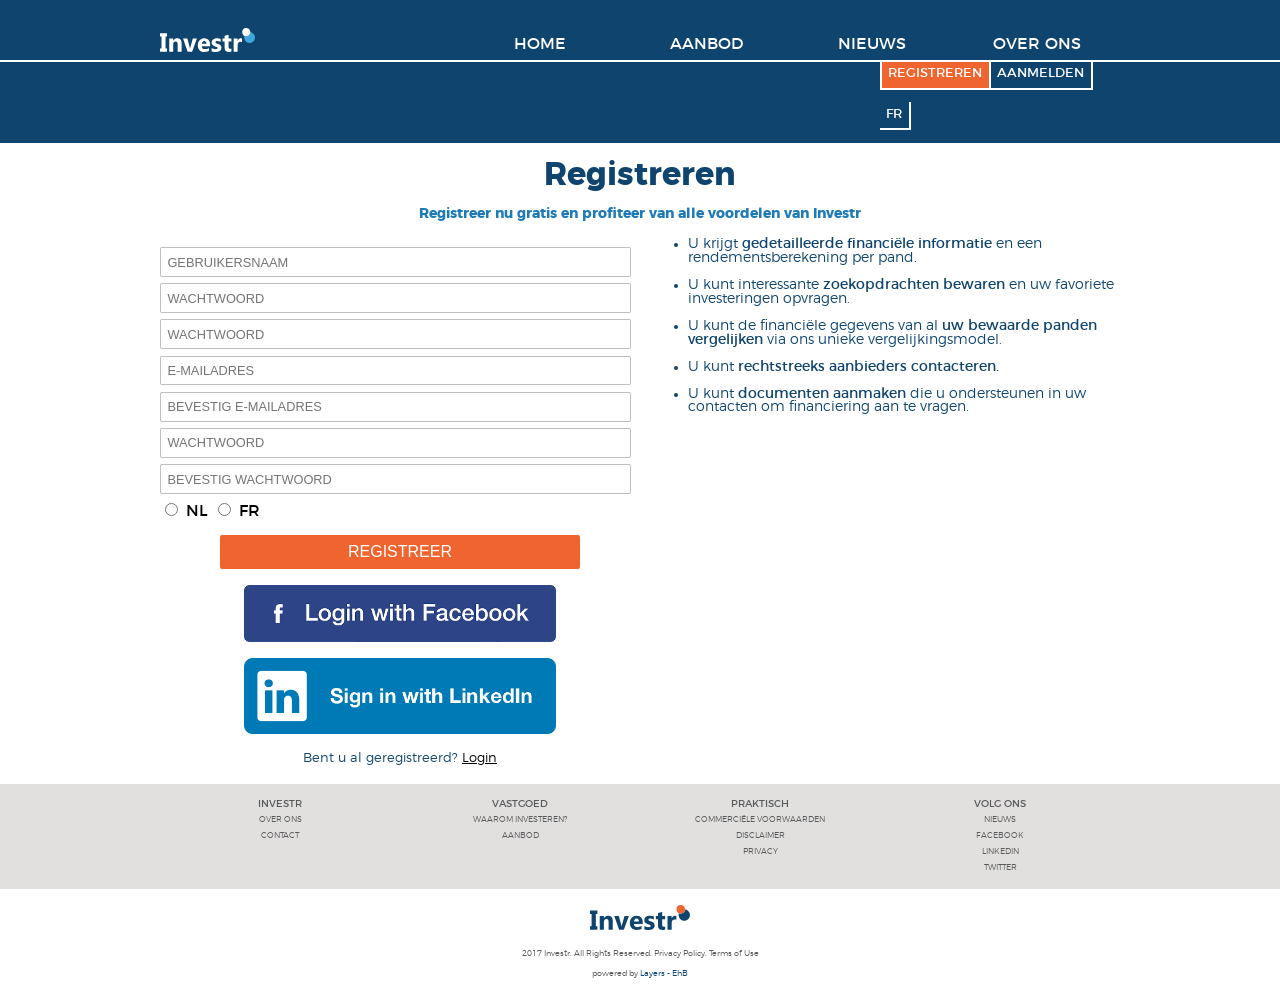
<file: pages/registreren.html>
<!DOCTYPE html>
<html lang="nl">

<head>
  <meta charset="UTF-8">
  <title>Registreren - Investr</title>
  <link rel="icon" type="image/png" href="../images/Investr_logo_header.png">
  <link rel="stylesheet" type="text/css" href="../css/reset.css" />
  <link rel="stylesheet" type="text/css" href="../css/style.css" />
  <link rel="stylesheet" type="text/css" href="../css/mediaqueries.css" />
  <meta name="viewport" content="width=device-width, initial-scale=1,  minimum-scale=1">
  <script src="https://ajax.googleapis.com/ajax/libs/jquery/2.1.4/jquery.min.js"></script>
  <script src="../script/script.js"></script>
</head>

<body>
  <header>
    <div class="container"> <a class="logo" href="../index.html" title="Investr">investr</a> <a class="menu-knop" href="#"><span class="hamburger-lines">&#9776;</span> menu</a>
      <nav class="menu">
        <ul>
          <li><a href="../index.html">home</a></li>
          <li><a href="aanbod_2.html">aanbod</a></li>
          <li><a href="nieuws.html">nieuws</a></li>
          <li><a href="over_ons.html">over ons</a></li>
        </ul>
        <ul class="login_mobile">
          <li><a href="registreren.html">registreren</a></li>
          <li><a href=login.html>login</a></li>
        </ul>
      </nav>
      <br class="clearfix" />
      <ul id="register">
        <li><a href="registreren.html">registreren</a></li>
        <li><a href="login.html">aanmelden</a></li>
        <li><a href="#">fr</a></li>
      </ul>
    </div>
    <div class="menu-line"></div>
    <br class="clearfix" /> </header>
  <main id="login" class="container">
    <h1>Registreren</h1>
    <h2>Registreer nu gratis en profiteer van alle voordelen van Investr</h2>
    <ul id="voordelen">
      <li>U krijgt <span>gedetailleerde financiële informatie</span> en een rendementsberekening per pand.</li>
      <li>U kunt interessante <span>zoekopdrachten bewaren</span> en uw favoriete investeringen opvragen.</li>
      <li>U kunt de financiële gegevens van al <span>uw bewaarde panden vergelijken</span> via ons unieke vergelijkingsmodel.</li>
      <li>U kunt <span>rechtstreeks aanbieders contacteren.</span></li>
      <li>U kunt <span>documenten aanmaken</span> die u ondersteunen in uw contacten om financiering aan te vragen.</li>
    </ul>
    <form id="registreren" action="#">
      <input type="text" name="userName" placeholder="GEBRUIKERSNAAM">
      <input type="text" name="firstName" placeholder="WACHTWOORD">
      <input type="text" name="lastName" placeholder="WACHTWOORD">
      <input type="text" name="e-mail" placeholder="E-MAILADRES">
      <input type="text" name="e-mail2" placeholder="BEVESTIG E-MAILADRES">
      <input type="text" name="password" placeholder="WACHTWOORD">
      <input type="text" name="password2" placeholder="BEVESTIG WACHTWOORD">
      <input type="radio" id="NL" value="NL">
      <label for="NL">NL</label>
      <input type="radio" id="FR" value="FR">
      <label for="FR">FR</label>
      <input type="submit" value="REGISTREER">
      <a href="#"><img src="../images/Registreer/loginfacebook.png" alt="registreer met facebook"></a>
      <a href="#"><img src="../images/Registreer/linkedinButton.png" alt="registreer met linkedin"></a>
      <p>Bent u al geregistreerd? <a href="login.html">Login</a></p>
    </form>
    <br class="clearfix" /> </main>
  <footer>
    <div class="container">
      <div class="fMenu">
        <h4>investr</h4>
        <ul>
          <li><a href="over_ons.html">over ons</a></li>
          <li><a href="#">contact</a></li>
        </ul>
      </div>
      <div class="fMenu">
        <h4>vastgoed</h4>
        <ul>
          <li><a href="#">waarom investeren?</a></li>
          <li><a href="aanbod_2.html">aanbod</a></li>
        </ul>
      </div>
      <div class="fMenu">
        <h4>praktisch</h4>
        <ul>
          <li><a href="#">commerciële voorwaarden</a></li>
          <li><a href="#">disclaimer</a></li>
          <li><a href="#">privacy</a></li>
        </ul>
      </div>
      <div class="fMenu">
        <h4>volg ons</h4>
        <ul>
          <li><a href="nieuws.html" target="_blank">nieuws</a></li>
          <li><a href="https://www.facebook.com/investr.be/" target="_blank">facebook</a></li>
          <li><a href="https://www.linkedin.com/company/investr" target="_blank">linkedin</a></li>
          <li><a href="https://twitter.com/Investr_be" target="_blank">twitter</a></li>
        </ul>
      </div>
      <br class="clearfix" />

    </div>
    <div class="powered">
      <img src="../images/Investr_logo_footer.svg" alt="logo Investr" />
      <p>2017 Investr. All Rights Reserved. Privacy Policy. Terms of Use</p>
      <p>powered by <a href="http://www.erasmushogeschool.be/opleidingen/bachelors/multimedia-communicatietechnologie-multec" target="_blank">Layers - EhB</a></p>
    </div>
  </footer>
</body>

</html>
</file>
<file: css/style.css>
/* ----------------------------------
        FONT
---------------------------------- */

@font-face {
  font-family: 'montserratbold';
  src: url('../font/montserrat-bold-webfont.woff2') format('woff2'), url('../font/montserrat-bold-webfont.woff') format('woff');
  font-weight: normal;
  font-style: normal;
}

@font-face {
  font-family: 'montserratsemibold';
  src: url('../font/montserrat-semibold-webfont.woff2') format('woff2'), url('../font/montserrat-semibold-webfont.woff') format('woff');
  font-weight: normal;
  font-style: normal;
}

@font-face {
  font-family: 'montserratlight';
  src: url('../font/montserrat-light-webfont.woff2') format('woff2'), url('../font/montserrat-light-webfont.woff') format('woff');
  font-weight: normal;
  font-style: normal;
}

@font-face {
  font-family: 'montserratregular';
  src: url('../font/montserrat-regular-webfont.woff2') format('woff2'), url('../font/montserrat-regular-webfont.woff') format('woff');
  font-weight: normal;
  font-style: normal;
}


/*--------------------------------------*/

.clearfix {
  clear: both;
}

body {
  font-family: 'montserratregular';
  margin: 0;
}

h1 {
  font-family: 'montserratbold';
  color: #0E446D;
  font-size: 2em;
  margin: 0.5em 0;
}

h2 {
  font-family: 'montserratbold';
  color: #0E446D;
  font-size: 1.5em;
  margin: 0.25em 0;
}

h3 {
  font-family: 'montserratbold';
  color: #0E446D;
  font-size: 1em;
}

h4 {
  font-family: 'montserratbold';
  color: #0E446D;
  font-size: 0.7em;
}

h5 {
  font-family: 'montserratbold';
  color: #0E446D;
  font-size: 0.5em;
}

p {
  font-family: 'montserratlight';
  line-height: 1.4;
  color: #0E446D;
  font-weight: 400;
  font-size: 1em;
}


/* ------------------------------------------
            HEADER & FOOTER
------------------------------------------ */

header {
  background-color: #0E446D;
  font-family: 'montserratsemibold';
  text-transform: uppercase;
}

.container {
  max-width: 75%;
  margin: 0 auto;
  position: relative;
}

a.logo:link,
a.logo:visited,
a.logo:hover,
a.logo:active {
  background-image: url(../images/Investr_logo.svg);
  background-repeat: no-repeat;
  display: block;
  float: left;
  height: 1.5em;
  width: 100px;
  text-indent: -9999px;
  margin-top: 1.75em;
}

a.menu-knop:link,
a.menu-knop:visited,
a.menu-knop:active {
  float: right;
  text-decoration: none;
  color: white;
  border-bottom: 3px solid #0E446D;
  padding: 0.5em 0;
  margin: 1.5em;
  margin-bottom: 0.5em;
  margin-right: 0em;
}

a.menu-knop:hover {
  display: block;
  float: right;
  text-decoration: none;
  color: white;
  border-bottom: 3px solid #F0652F;
}

header a#taal,
header div.aanmelden {
  display: none;
}

header nav {
  clear: both;
}

header nav ul li a:link,
header nav ul li a:visited,
header nav ul li a:active {
  display: block;
  text-decoration: none;
  text-align: center;
  color: white;
  font-family: 'montserratregular';
  border-bottom: 3px solid #0E446D;
  padding: 0.5em 0;
}

header nav ul li a:hover {
  display: block;
  text-decoration: none;
  text-align: center;
  color: white;
  font-family: 'montserratregular';
  border-bottom: 3px solid #F0652F;
  padding: 0.5em 0;
}

header ul#register {
  display: none;
}

header nav ul.login_mobile li:nth-child(1) a:link,
header nav ul.login_mobile li:nth-child(1) a:visited,
header nav ul.login_mobile li:nth-child(1) a:active {
  background-color: #F0652F;
  border-bottom: 3px solid #F0652F;
}

header nav ul.login_mobile li:nth-child(1) a:hover {
  background-color: #0E446D;
  border-bottom: 3px solid #F0652F;
}

footer {
  background-color: #E2E0DF;
}

footer div.fMenu {
  display: block;
  width: 25%;
  float: left;
  padding: 1em 0;
  text-align: center;
}

footer div.fMenu h4 {
  text-transform: uppercase;
  font-family: 'montserratregular';
  font-size: 0.6em;
  color: #58595B;
}

footer div.fMenu a:link,
footer div.fMenu a:visited,
footer div.fMenu a:active {
  text-transform: uppercase;
  font-family: 'montserratlight';
  font-size: 0.5em;
  color: #58595B;
  text-decoration: none;
}

footer div.fMenu a:hover {
  color: #000000;
  text-decoration: underline;
}

footer div.powered {
  text-align: center;
  background-color: white;
  padding-bottom: 1em;
}

footer div.powered img {
  margin: 1em;
  width: 20%;
  max-width: 100px;
}

footer div.powered p {
  font-size: 0.5em;
  margin-bottom: 1em;
  color: #58595B;
}

footer div.powered p a:link,
footer div.powered p a:visited,
footer div.powered p a:active {
  color: #0E446D;
  text-decoration: none;
}

footer div.powered p a:hover {
  border-bottom: 1px solid #F0652F;
}


/* ------------------------------------------
            EINDE HEADER & FOOTER
------------------------------------------ */


/* ------------------------------------------
           LOGIN en REGISTREREN
------------------------------------------ */

main#login h1 {
  text-align: center;
}

main#login h2 {
  text-align: center;
  font-size: 0.9em;
  color: #1E7BB7;
}

main#login ul#voordelen {
  list-style: initial;
}

main#login ul#voordelen li {
  font-family: 'montserratlight';
  font-size: 0.85em;
  color: #0E446D;
  margin: 1em 0;
}

main#login ul#voordelen li span {
  font-family: 'montserratregular';
}

main#login form {
  width: 100%;
  margin: 1em auto;
}

main#login form input[type="text"] {
  width: 95%;
  margin: 0.5em 0;
  display: block;
  color: #0E446D;
  font-size: 0.8em;
  border: 1px solid rgba(128, 128, 128, 0.5);
  border-radius: 2px;
  padding: 0.5em;
}

main#login form input[type="submit"] {
  width: 75%;
  display: block;
  border: 0;
  background-color: #F0652F;
  color: white;
  font-size: 1em;
  border-radius: 2px;
  cursor: pointer;
  padding: 0.5em;
  margin: 1em auto;
}

main#login a img {
  width: 65%;
  display: block;
  margin: 1em auto;
}

main#login p {
  width: 100%;
  text-align: center;
  font-size: 0.8em;
}

main#login p a:link,
main#login p a:active,
main#login p a:visited {
  color: black;
}

main#login p a:hover {
  color: #F0652F;
}

#registreren a {}


/* ------------------------------------------
           EINDE LOGIN en REGISTREREN
------------------------------------------ */


/* ------------------------------------------
           NIEUWS
------------------------------------------ */

main#nieuws a img {
  width: 100%;
  margin: 0.5em auto;
  margin: 0.5em 0;
}

main#nieuws h1 {
  text-align: center;
}

main#nieuws h2 {
  margin: 0.25em 0;
  text-transform: capitalize;
  width: 100%;
  margin: 0 auto;
}

main#nieuws h2 {
  margin: 0.25em 0;
  text-transform: capitalize;
}

main#nieuws li.nieuwsartikel {
  width: 100%;
  display: block;
  border: 1px solid rgba(0, 0, 0, 0.2);
  margin: 0.5em 0;
}

main#nieuws li.nieuwsartikel a img {
  width: 35%;
  display: block;
  float: left;
  margin: 0;
}

main#nieuws li.nieuwsartikel a img {
  width: 35%;
  display: block;
  float: left;
}

main#nieuws li.nieuwsartikel a p {
  width: 64%;
  display: block;
  float: right;
  font-family: 'montserratlight';
  font-size: 1em;
}
</file>
<file: css/panddetail.css>
/* ----------------------------------
        FONTS
---------------------------------- */
  
  @font-face {
    font-family: 'montserratbold';
    src: url('../font/montserrat-bold-webfont.woff2') format('woff2'), url('../font/montserrat-bold-webfont.woff') format('woff');
    font-weight: normal;
    font-style: normal;
  }
  
  @font-face {
    font-family: 'montserratsemibold';
    src: url('../font/montserrat-semibold-webfont.woff2') format('woff2'), url('../font/montserrat-semibold-webfont.woff') format('woff');
    font-weight: normal;
    font-style: normal;
  }
  
  @font-face {
    font-family: 'montserratlight';
    src: url('../font/montserrat-light-webfont.woff2') format('woff2'), url('../font/montserrat-light-webfont.woff') format('woff');
    font-weight: normal;
    font-style: normal;
  }
  
  @font-face {
    font-family: 'montserratregular';
    src: url('../font/montserrat-regular-webfont.woff2') format('woff2'), url('../font/montserrat-regular-webfont.woff') format('woff');
    font-weight: normal;
    font-style: normal;
  }

/*DetailPagina*/

.clearfixd:after {
	visibility: hidden;
	display: block;
	font-size: 0;
	content: " ";
	clear: both;
	height: 0;
	}

a{
    text-decoration: none;
}
.detailpand{
    width: 75%;
    margin: 0 auto;
    display: block;
}


.detailpand hr{
    margin: 0;
}

.detailpand h3{
    margin: 10px 0;
}
.detailpand .adres{
    font-family: 'montserratlight';
    color: darkgray;
    font-size: 0.8em;
    width: 85%;
    margin: 10px 0;
    float: left;
}

.detailpand h2{
    color: darkgrey;
    margin: 30px 0 30px 0;
}

.limbo{
    width: 100px;
    height: 50px;
    margin-top: 10px;
}

.panduitleg{
    width: 60%;
    margin: 0;
    float: left;
}

.panduitleg img{
    width: 75%;
}

.dbutton, .cbutton{
    font-family: 'montserratregular';
    color: white;
    font-size: 1em;
    width: 75%;
    margin: 15px 0;
    padding: 10px 0;
    text-align: center;
    border-radius: 10px;
}

.dbutton{
    background-color: #F0652F;
}

.cbutton{
    background-color: #0E446D;
    margin-bottom: 30px;
}

.dbutton:hover{
    background-color: #dc4910;
    text-decoration: underline;
}

.cbutton:hover{
    background-color: #082840;
    text-decoration: underline;
}

.panduitleg article p{
    margin-bottom: 30px;
}

.panduitleg table{
    border-collapse: collapse;
    width: 100%;
    margin-bottom: 50px;
}

.panduitleg th, .panduitleg td{
    border: 1px solid #979797;
}

.vergunningen th{
    font-family:'montserratregular';
    font-weight: 600;
    color: black;
    background-color: #f0efef;
    font-size: 0.7em;
    padding: 10px;
    text-align: left;
}

.vergunningen td{
    font-family:'montserratregular';
    color: #0E446D;
    font-size: 0.7em;
    padding: 10px;
}

.brugshuizen{
    width: 100%;
    margin: 0 auto 50px auto;
}

.brugshuizen:last-of-type{
    margin-right: 0;
}

.brugshuisje{
    font-family:'montserratbold';
    color: black; 
    font-size: 1em;
    padding: 0;
    text-align: center;
    background-color: 	#FFFAFA;
    width: 30%;
    display: inline-block;
    border: 3px solid darkgrey;
    border-radius: 7px;
    margin-right: 2%;
}

.brugshuisje img{
    width: 100%;
}

.brugshuisje p{
    font-family:'montserratbold';
    color: black; 
    font-size: 1em;
    padding: 5px 0;
    text-align: center;
    border-bottom: 3px solid darkgrey;
}

.brugshuisje .bekijkd{
    border: 0;
    color: white;
    background-color: #F0652F;
    border-radius: 5px;
}

.brugshuisje .bekijkd:hover{
    border: 0;
    color: white;
    text-decoration: underline;
    background-color: #dc4910;
    border-radius: 5px;
}

.brugshuisje table, .brugshuisje th, .brugshuisje td{
    border: hidden;
    width: 100%;
    margin: 0;
}

.brugshuisje th{
    font-family: 'montserratlight';
    color: grey;
    font-weight: 600;
    font-size: 0.8em;
    width: 50%;
    text-align: left;
    padding: 10px 15px;
}

.brugshuisje td{
    font-family: 'montserratregular';
    color: #0E446D;
    font-size: 0.7em;
    padding-right: 15px;
    text-align: right;
}

.pandtables{
    width: 35%;
    margin-top: 10px;
    float:right;
}

.pandtables table{
    width: 100%;
    margin-bottom: 60px;
}

.pandtables th{
    font-family: 'montserratlight';
    color: grey;
    font-size: 1em;
    text-align: left;
    padding-bottom: 20px;
}

.pandtables td{
    font-family: 'montserratlight';
    color: #0E446D;
    font-size: 1em;
    padding-bottom: 50px;
}

.financieeldetail td, .financieeldetail th{
    color: white;
    padding: 10px 10px;
}

.financieeldetail td{
    text-align: right;
} 

.financieeldetail1{
    background-color: #0E446D;
    font-weight: 600;
}
.financieeldetailinfo p{
    text-decoration: underline;
    color: white;
    font-weight: 600;
    display: inline-block;
}

.financieeldetailinfo span{
    text-decoration: none;
    display: inline-block;
}

.financieeldetail2{
    background-color: #58595B;
}

.financieeldetail3{
    background-color: #9e9c9c;
}

.financieeldetail4{
    background-color: #58595B;
}

.pandtables h3{
    background-color: #0E446D;
    color: white;
    padding: 10px 0 10px 10px;
    margin: 0;
}

.pandtables iframe{
    width: 100%;
    margin-bottom: 60px;
}

.pandtables .delenvia{
    text-align: center;
    color: white;
    background-color: #F0652F;
    padding: 10px 0 10px 0;
    margin: 0;
    width: 99.5%;
}

.socialmediad{
    background-color: #F0652F;
}

.socialmediad td{
    color: white;
}

.pandtables ul{
    text-align: center;
}
.pandtables li{
    display: inline;
    width: 33%;
    height: 30px;
    float: left;
    background-color: #F0652F;
    color: white;
    padding: 5px 0 0 0;
    border-top: 1px solid white;  
    margin-bottom: 50px;
}

.pandtables li:hover{
    background-color: #dc4910;
}
.pandtables li img{
    width: 20%;
}

.pandtables li .email{
    width: 20%;
    padding: 3.5px 0;
}
.fb{
    border-left: 1px solid white;
    border-right: 1px solid white;
}


/*Mediaqueries*/

@media screen and (max-width: 650px){

    .detailpand{
        width: 90%;
    }  
    .limbo{
    width: 60px;
    height: 30px;
}
    .panduitleg{
        width: 100%;
}
    .panduitleg img{
    width: 100%;
}
    .dbutton, .cbutton{
    width: 100%;
}
    .pandtables{
    width: 100%;
    margin-top: 10px;
    float: none;
}
    .pandtables li{
        height: 30px;
        width: 33%;
    }
    .pandtables li .email{
        padding-bottom: 5px;
        width: 15%;
}
     .pandtables li img{
        width: 15%;
}

    .vergunningen{
        font-size: 0.8em;
    }
    .panduitleg article p{
        font-size: 0.8em;
    }
    .brugshuisje{
        padding: 0;
        margin-right: 1px;
        width: 29%;
}
    .brugshuizen:last-of-type{
    margin-right: 0;
}
    
    .brugshuisje th{
    font-size: 0.5em;
        padding: 10px 7px;
}
    .brugshuisje td{
    font-size: 0.3em;
        padding-right: 7px;
}


}

@media screen and (max-width: 1024px){
   
    .detailpand{
        width: 85%;
    }
    .detailpand .adres{
        width: 75%
    }
    .pandtables li{
        display: inline;
        height: 20px;
        width: 33%;
}
    .pandtables{
        font-size: 0.9em;
    }
    .financieeldetail td, .financieeldetail th{
        font-size: 0.8em;
        padding: 10px 10px;
    }
    .vergunningen{
        font-size: 0.8em;
    }
    .brugshuisje{
        margin-right: 1%;
    }
}
</file>
<file: css/mediaqueries.css>
@font-face {
  font-family: 'montserratbold';
  src: url('../font/montserrat-bold-webfont.woff2') format('woff2'), url('../font/montserrat-bold-webfont.woff') format('woff');
  font-weight: normal;
  font-style: normal;
}

@font-face {
  font-family: 'montserratsemibold';
  src: url('../font/montserrat-semibold-webfont.woff2') format('woff2'), url('../font/montserrat-semibold-webfont.woff') format('woff');
  font-weight: normal;
  font-style: normal;
}

@font-face {
  font-family: 'montserratlight';
  src: url('../font/montserrat-light-webfont.woff2') format('woff2'), url('../font/montserrat-light-webfont.woff') format('woff');
  font-weight: normal;
  font-style: normal;
}

@font-face {
  font-family: 'montserratregular';
  src: url('../font/montserrat-regular-webfont.woff2') format('woff2'), url('../font/montserrat-regular-webfont.woff') format('woff');
  font-weight: normal;
  font-style: normal;
}

@media screen and (min-width: 650px) {
    a.menu-knop {
        display: none;
    }
    
    a.logo:link,
    a.logo:visited,
    a.logo:hover,
    a.logo:active {
        margin-left: 0;
        
    }

    .container {
        max-width: 75%;
        margin: 0 auto;
        position: relative;
    }
    
    div.container nav {
        display: block;
        float: right;
        width: 69%;
        clear: none;
        position: relative;
        z-index:3;
    }
    
    header nav {
    clear: both;
}
    
    header nav ul li a:link,
    header nav ul li a:visited,
    header nav ul li a:active {
        display: block;
        float: left;
        width: 25%;
        margin-top: 1.75em;
        
        border-bottom: 2px solid white;
    }
    
    header nav ul li a:hover {
        border-bottom: 2px solid #F0652F;
    }
    
    header div.menu-line {
        height: 2px;
        background-color: white;
        padding: 0;
        margin: 0;
        position: absolute;
        top: 60px;
        width: 100%;
        z-index: 2;
        
    }
    
    header ul#register {
        width: 240px;
        float: right;
        display: block;
        
    }
    
    header ul#register li a:link,
    header ul#register li a:visited,
    header ul#register li a:active {
        float: left;
        color: white;
        padding: 0.5em;
        font-family: 'montserratregular';
        font-size: 0.8em;
        text-decoration: none;
        border-bottom: 2px solid white;
        border-right: 2px solid white;
        margin-bottom: 1em;
    }
    
    header ul#register li a:hover {
        border-bottom: 2px solid #F0652F;

    }

    
    header ul#register li:first-child a:link,
    header ul#register li:first-child a:visited,
    header ul#register li:first-child a:active {
        background-color: #F0652F;
        border-left: 2px solid white;
    }
    
    header ul#register li:first-child a:hover {
        background-color: white;
        color: #F0652F;
    }
    
    header nav ul.login_mobile {
        display: none;
    }

}
@media screen and (min-width: 750px) {
    main#login ul#voordelen {
        float: right;
        display: block;
        width: 45%;
    }
    
    main#login form#registreren {
        float: left;
        width: 50%;
    }
    
    main#login form#login2 {
        max-width: 400px;
        display: block;
        width: 100%;
        margin: 1em auto;

    }
    
    main#login form#login2 a img {
        max-width: 200px;
    }
    
    
    main#nieuws li.nieuwsartikel:nth-child(odd) {
        width: 49%;
        display: block;
        float: left;
    }
    
    main#nieuws li.nieuwsartikel:nth-child(even) {
        width: 49%;
        display: block;
        float: right;
    }
}
</file>
<file: css/over_ons.css>
.clearfix:after {
  content: " ";
  display: block;
  clear: both;
  visibility: hidden;
  line-height: 0; height: 0;
}
.overons p {
  margin-top : 0px;
  margin-bottom : 0px;
}
.photo-container-s p{
  text-align : center;
  color : white;
  background-color : #0E446D;
  padding : 50px 10%;
}
.photo-container-s {
  background-color : #0E446D;
  color : white;
}
.photo-container-s:first-of-type{
  background-color : white;
  color : #0E446D;
}
.photo-container-s:first-of-type p{
  color : #0E446D;
  background-color : white;
}

.photo-container-s img{
  width: 100%;
  display : block;
}
.photo-container-s div{
  width : 100%;
}
.photo-container-s figure{

  display : block;
  width : 100%;
  background-color : #0E446D;
  
}
.photo-container-s:first-of-type figure {
  background-color : white;
}

.photo-container-s figcaption{
  color : white;
  display : block;
  text-align : center;
  box-sizing: border-box;
  width: 90%;
  top : 0;
  margin : 20px auto 0px auto;
  padding : 10px 10px;
  left: 0;
  z-index : 5;
  background-color : rgba(10,10,10,0.5);
}

.overons h2 {
  padding : 30px 10px 30px 0px;
  margin : 0px 10px 0px 10px;
}
.overons h1 {
  text-align : center;
}
/*----------------------------------TEXT CONTAINER-------------------------------*/
.text-container-s{
  background-color : #b3b4b7;
  color : black;
/*
  border-left: 2px solid #0E446D;
  border-right: 2px solid #0E446D;
  border-bottom: 2px solid #0E446D;
*/
}
.text-container-s p {
  color : #0E446D;
  padding : 0px 10px 20px 10px;
/*  font-size : 12px;*/
}
.text-container-s:nth-of-type(3){
  background-color :  #E2E0DF;
/*  border-bottom: 0px solid #0E446D;*/
}
.text-container-s:nth-of-type(3) p{
  color : #0E446D;
}
/*---------------------------------------QUERRIES------------------------------------*/
@media screen and (min-width: 440px) {
  .photo-container-s div {
    padding-bottom : 40px;
  }
  .photo-container-s figure {
    width : 50%;
    display : block;
    float : left;
  }
  .photo-container-s p {
    box-sizing : border-box;
    width : 50%;
    padding : 15% 2% 0 2%;
    margin : 0 auto;
    text-align : center;
    float : left;
  }
}
@media screen and (min-width: 650px) {
  .photo-container-s figure{
    width : 100%;
  }
  .photo-container-s div{
    width : 33.333%;
    float : left;
    clear : none;
    padding-bottom : 0px;
  }
  .photo-container-s p {
    box-sizing : border-box;
    width : 100%;
    height : 175px;
    margin : 0 auto;
    padding : 15% 10%;
  }
  .photo-container-s {
    clear : both;
    width : 100%;
    /*height : 480px;*/
  }
  .text-container-s {
    clear : both;
  }
  .text-container-s p {
    padding-left : 5%;
    padding-right : 5%;
  }
  .overons h1 {
   margin-top : 50px;
  }
  .overons hr {
    width : 800px;
    margin : 0px auto 1px auto;
  }
  .overons h2{
     margin-left : 5%;
  }
}
@media screen and (min-width: 800px) {
  .overons hr {
    margin-left : 12.5%;
    width : 75%;
  }
  .photo-container-s {
    clear : both;
    width : 75%;
    margin : 0 auto;
  }
  .photo-container-s figure {
    display : block;
  }
  .text-container-s {
    clear : both;
    width : 75%;
    margin : 0 auto;
  }
}
</file>
